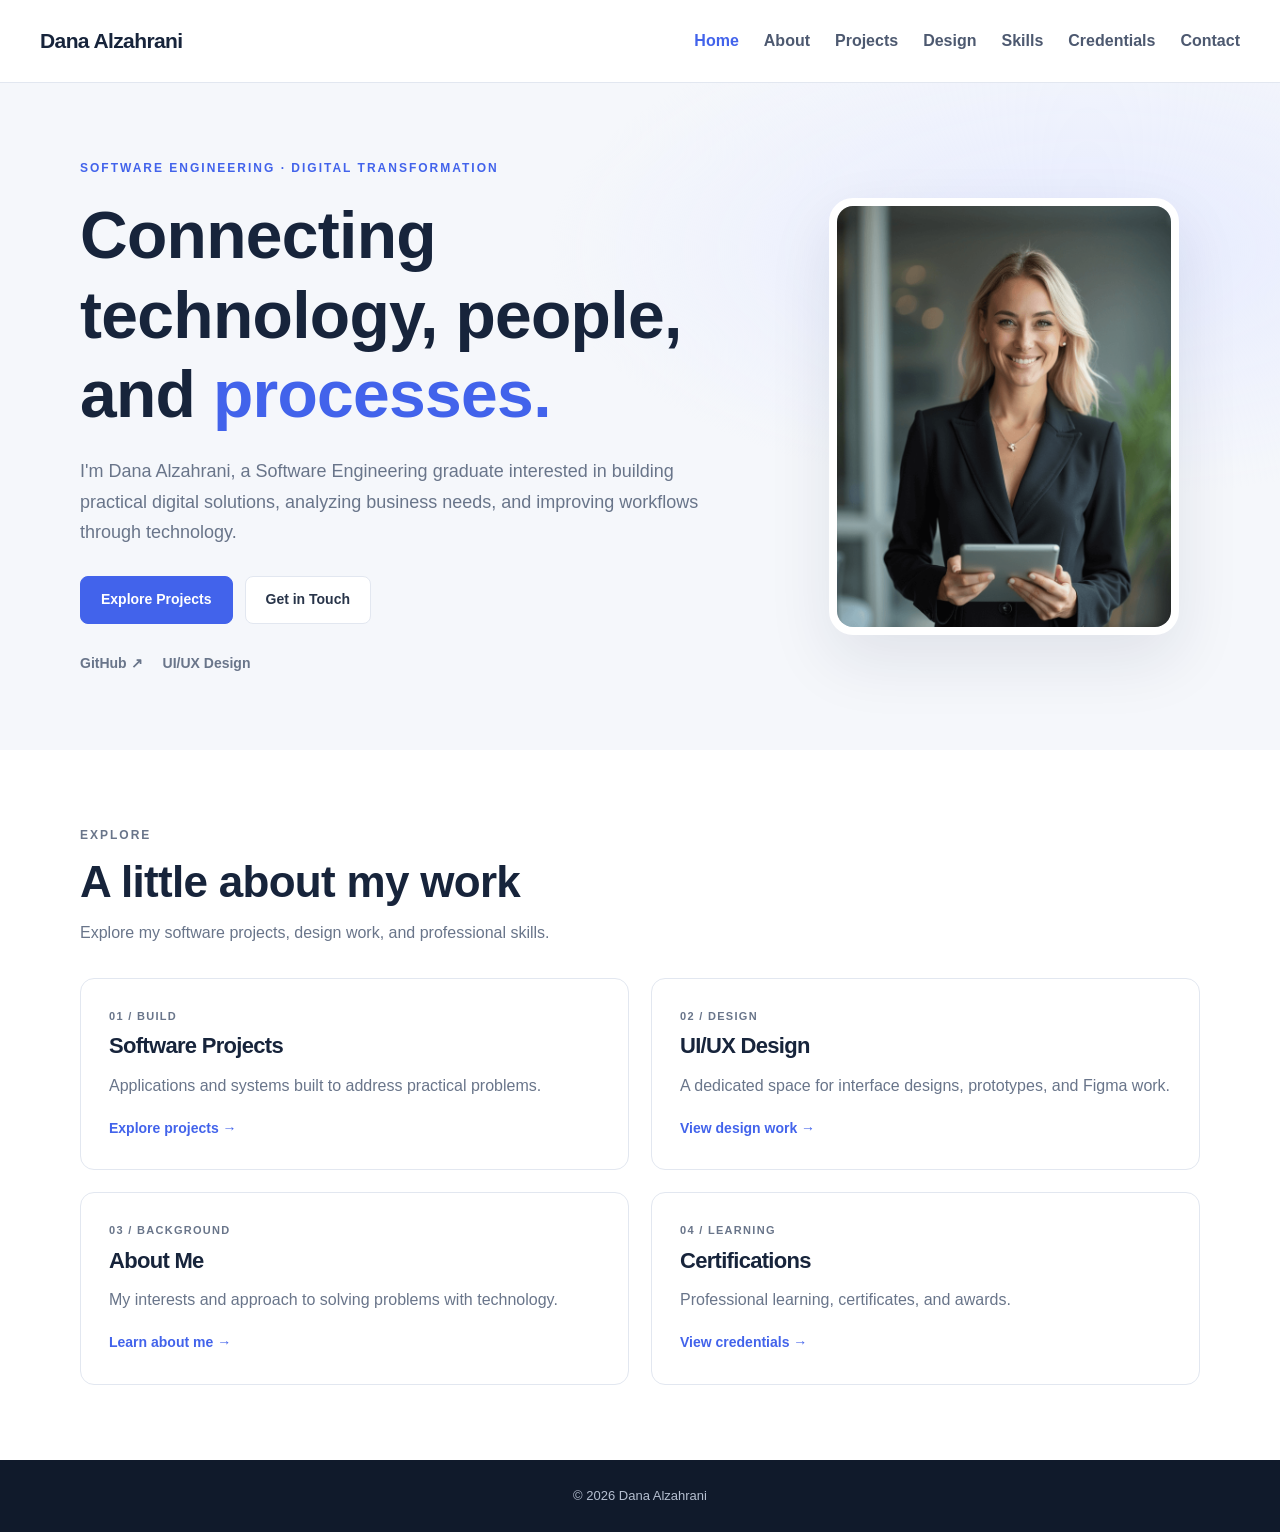
<file: index.html>
<!DOCTYPE html>
<html lang="en">
<head>
    <meta charset="UTF-8">
    <meta name="viewport" content="width=device-width, initial-scale=1.0">
    <meta name="description" content="Dana Alzahrani's software engineering and digital transformation portfolio.">
    <title>Dana Alzahrani | Portfolio</title>
    <link rel="stylesheet" href="style.css">
</head>
<body>
<header class="site-header"><div class="nav-inner">
    <a class="logo" href="index.html">Dana Alzahrani</a>
    <button class="menu-toggle" id="menu-toggle" aria-label="Open navigation menu" aria-expanded="false" aria-controls="nav-links">☰</button>
    <nav class="nav-links" id="nav-links" aria-label="Main navigation">
        <a href="index.html" aria-current="page">Home</a><a href="about.html">About</a><a href="projects.html">Projects</a><a href="design.html">Design</a><a href="skills.html">Skills</a><a href="certifications.html">Credentials</a><a href="contact.html">Contact</a>
    </nav>
</div></header>

<main>
<section class="hero">
    <div class="container hero-inner">
        <div>
            <p class="eyebrow">Software Engineering · Digital Transformation</p>
            <h1>Connecting technology, people, and <span>processes.</span></h1>
            <p class="hero-description">I'm Dana Alzahrani, a Software Engineering graduate interested in building practical digital solutions, analyzing business needs, and improving workflows through technology.</p>
            <div class="button-row">
                <a class="button button-primary" href="projects.html">Explore Projects</a>
                <a class="button" href="contact.html">Get in Touch</a>
            </div>
            <div class="social-links">
                <a href="https://github.com/danaalz" target="_blank" rel="noopener noreferrer">GitHub ↗</a>
                <a href="design.html">UI/UX Design</a>
                <!-- Add your real LinkedIn URL when ready. -->
            </div>
        </div>
        <div class="hero-photo">
            <div class="photo-frame"><img src="images/myPhoto.png" alt="Temporary portfolio portrait"></div>
        </div>
    </div>
</section>

<section class="content-section">
    <div class="container">
        <div class="section-heading">
            <p class="eyebrow">Explore</p>
            <h2>A little about my work</h2>
            <p>Explore my software projects, design work, and professional skills.</p>
        </div>
        <div class="card-grid">
            <a class="card" href="projects.html"><p class="card-label">01 / Build</p><h3>Software Projects</h3><p>Applications and systems built to address practical problems.</p><span class="card-link">Explore projects →</span></a>
            <a class="card" href="design.html"><p class="card-label">02 / Design</p><h3>UI/UX Design</h3><p>A dedicated space for interface designs, prototypes, and Figma work.</p><span class="card-link">View design work →</span></a>
            <a class="card" href="about.html"><p class="card-label">03 / Background</p><h3>About Me</h3><p>My interests and approach to solving problems with technology.</p><span class="card-link">Learn about me →</span></a>
            <a class="card" href="certifications.html"><p class="card-label">04 / Learning</p><h3>Certifications</h3><p>Professional learning, certificates, and awards.</p><span class="card-link">View credentials →</span></a>
        </div>
    </div>
</section>
</main>

<footer class="site-footer"><p>© <span id="current-year"></span> Dana Alzahrani</p></footer>
<script src="script.js"></script>
</body>
</html>
</file>
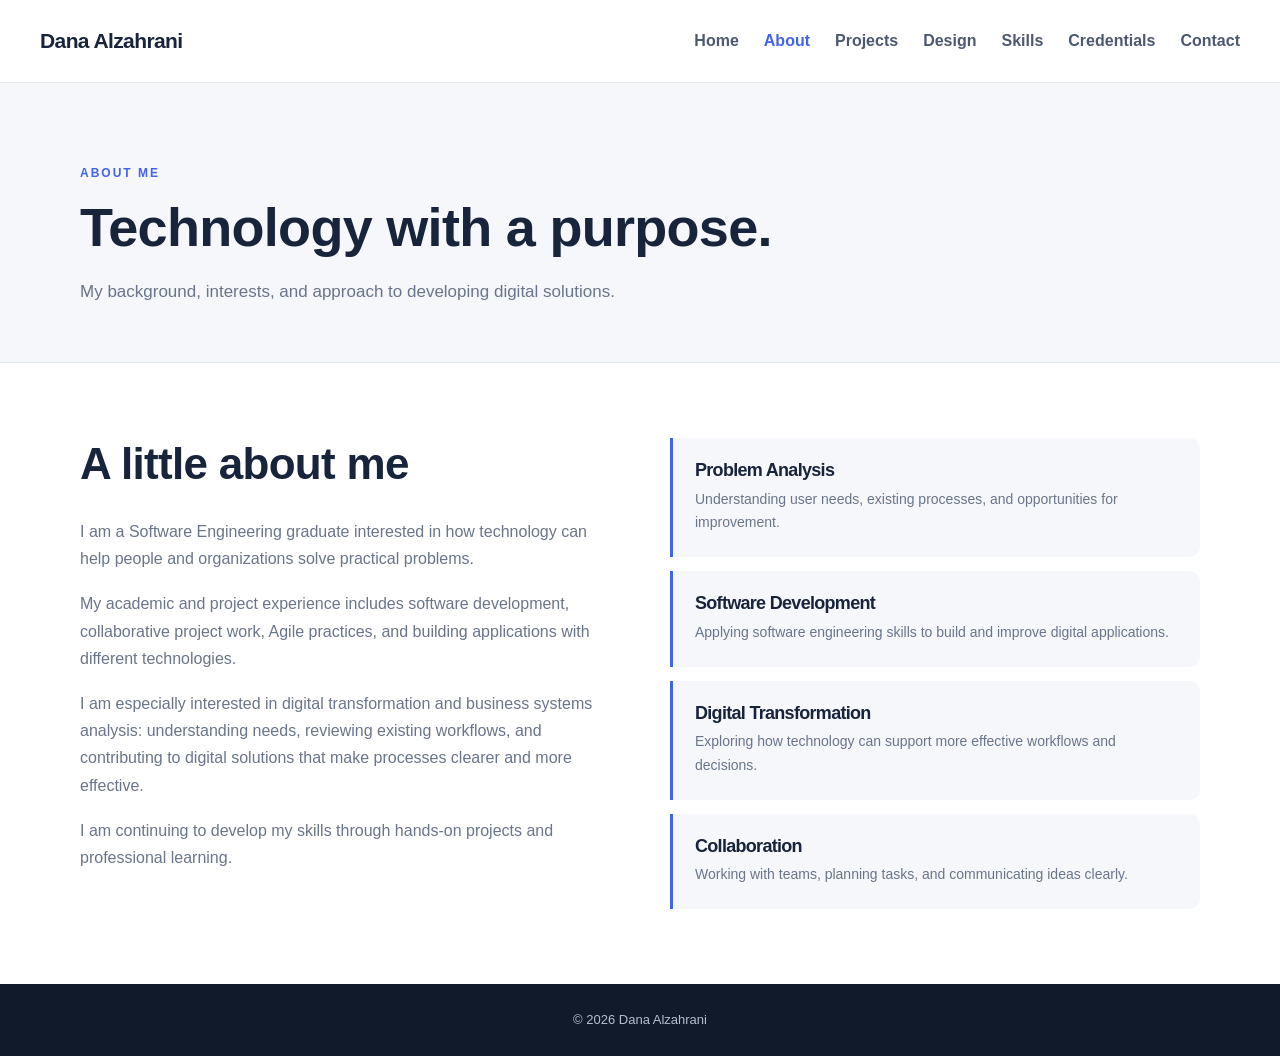
<file: about.html>
<!DOCTYPE html>
<html lang="en">
<head>
<meta charset="UTF-8"><meta name="viewport" content="width=device-width, initial-scale=1.0">
<title>About | Dana Alzahrani</title><link rel="stylesheet" href="style.css">
</head>
<body>
<header class="site-header"><div class="nav-inner">
<a class="logo" href="index.html">Dana Alzahrani</a><button class="menu-toggle" id="menu-toggle" aria-label="Open navigation menu" aria-expanded="false" aria-controls="nav-links">☰</button>
<nav class="nav-links" id="nav-links" aria-label="Main navigation"><a href="index.html">Home</a><a href="about.html" aria-current="page">About</a><a href="projects.html">Projects</a><a href="design.html">Design</a><a href="skills.html">Skills</a><a href="certifications.html">Credentials</a><a href="contact.html">Contact</a></nav>
</div></header>
<main>
<section class="page-intro"><div class="container"><p class="eyebrow">About Me</p><h1>Technology with a purpose.</h1><p>My background, interests, and approach to developing digital solutions.</p></div></section>
<section class="content-section"><div class="container two-column">
<div class="prose"><h2>A little about me</h2><br>
<p>I am a Software Engineering graduate interested in how technology can help people and organizations solve practical problems.</p>
<p>My academic and project experience includes software development, collaborative project work, Agile practices, and building applications with different technologies.</p>
<p>I am especially interested in digital transformation and business systems analysis: understanding needs, reviewing existing workflows, and contributing to digital solutions that make processes clearer and more effective.</p>
<p>I am continuing to develop my skills through hands-on projects and professional learning.</p></div>
<div class="focus-list">
<div class="focus-item"><h3>Problem Analysis</h3><p>Understanding user needs, existing processes, and opportunities for improvement.</p></div>
<div class="focus-item"><h3>Software Development</h3><p>Applying software engineering skills to build and improve digital applications.</p></div>
<div class="focus-item"><h3>Digital Transformation</h3><p>Exploring how technology can support more effective workflows and decisions.</p></div>
<div class="focus-item"><h3>Collaboration</h3><p>Working with teams, planning tasks, and communicating ideas clearly.</p></div>
</div>
</div></section>
</main>
<footer class="site-footer"><p>© <span id="current-year"></span> Dana Alzahrani</p></footer><script src="script.js"></script>
</body></html>
</file>
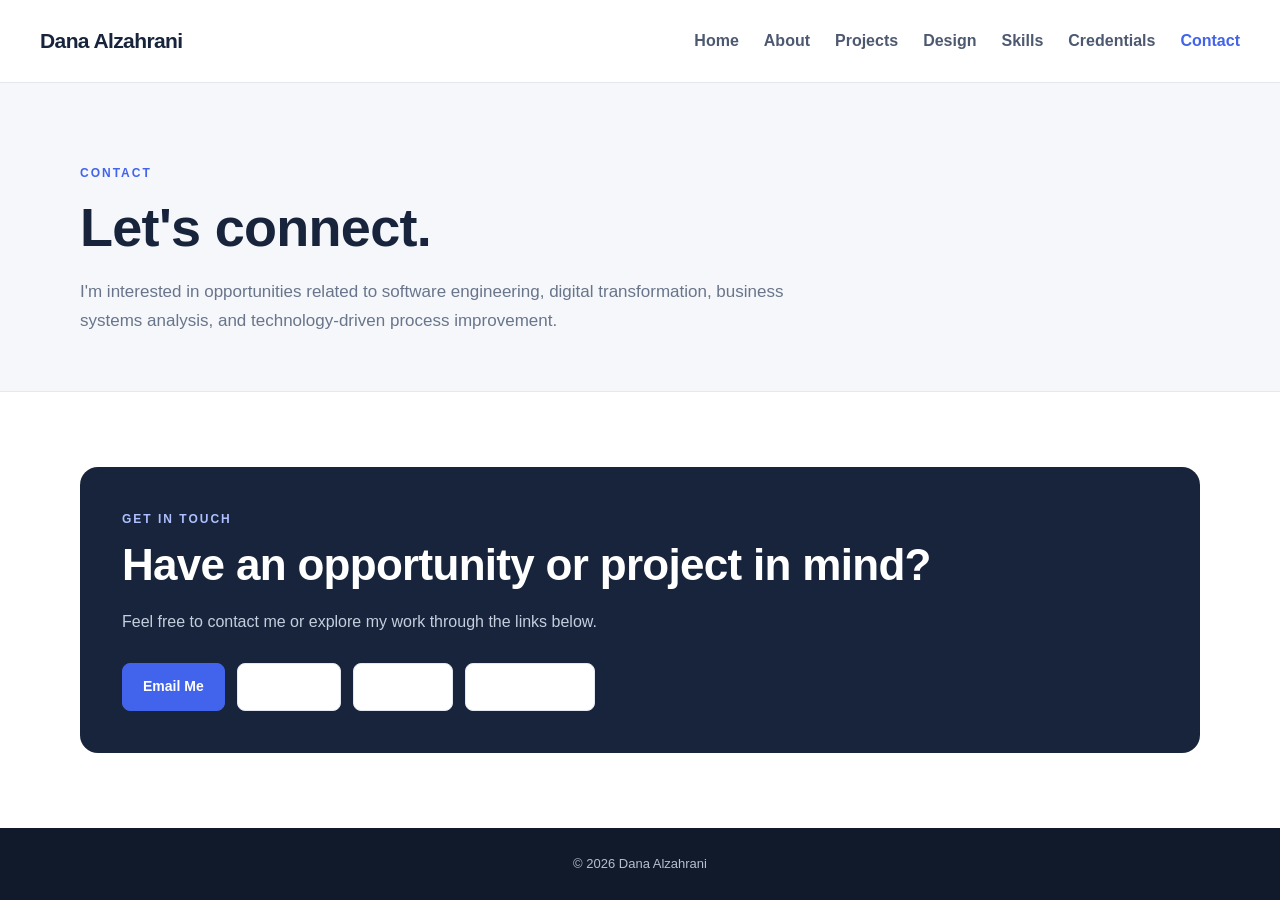
<file: contact.html>
<!DOCTYPE html>
<html lang="en">
<head>
<meta charset="UTF-8"><meta name="viewport" content="width=device-width, initial-scale=1.0">
<title>Contact | Dana Alzahrani</title><link rel="stylesheet" href="style.css">
</head>
<body>
<header class="site-header"><div class="nav-inner">
<a class="logo" href="index.html">Dana Alzahrani</a><button class="menu-toggle" id="menu-toggle" aria-label="Open navigation menu" aria-expanded="false" aria-controls="nav-links">☰</button>
<nav class="nav-links" id="nav-links" aria-label="Main navigation"><a href="index.html">Home</a><a href="about.html">About</a><a href="projects.html">Projects</a><a href="design.html">Design</a><a href="skills.html">Skills</a><a href="certifications.html">Credentials</a><a href="contact.html" aria-current="page">Contact</a></nav>
</div></header>
<main>
<section class="page-intro"><div class="container"><p class="eyebrow">Contact</p><h1>Let's connect.</h1><p>I'm interested in opportunities related to software engineering, digital transformation, business systems analysis, and technology-driven process improvement.</p></div></section>
<section class="content-section"><div class="container"><div class="contact-panel">
<p class="eyebrow">Get in touch</p><h2>Have an opportunity or project in mind?</h2><p>Feel free to contact me or explore my work through the links below.</p>
<div class="button-row">
<!-- Replace the email address below with your real email. -->
<a class="button button-primary" href="mailto:your.email@example.com">Email Me</a>
<a class="button" href="https://github.com/danaalz" target="_blank" rel="noopener noreferrer">GitHub ↗</a>
<!-- Replace # with your actual LinkedIn URL. -->
<a class="button" href="#">LinkedIn</a>
<a class="button" href="design.html">UI/UX Design</a>
</div>
</div></div></section>
</main>
<footer class="site-footer"><p>© <span id="current-year"></span> Dana Alzahrani</p></footer><script src="script.js"></script>
</body></html>
</file>
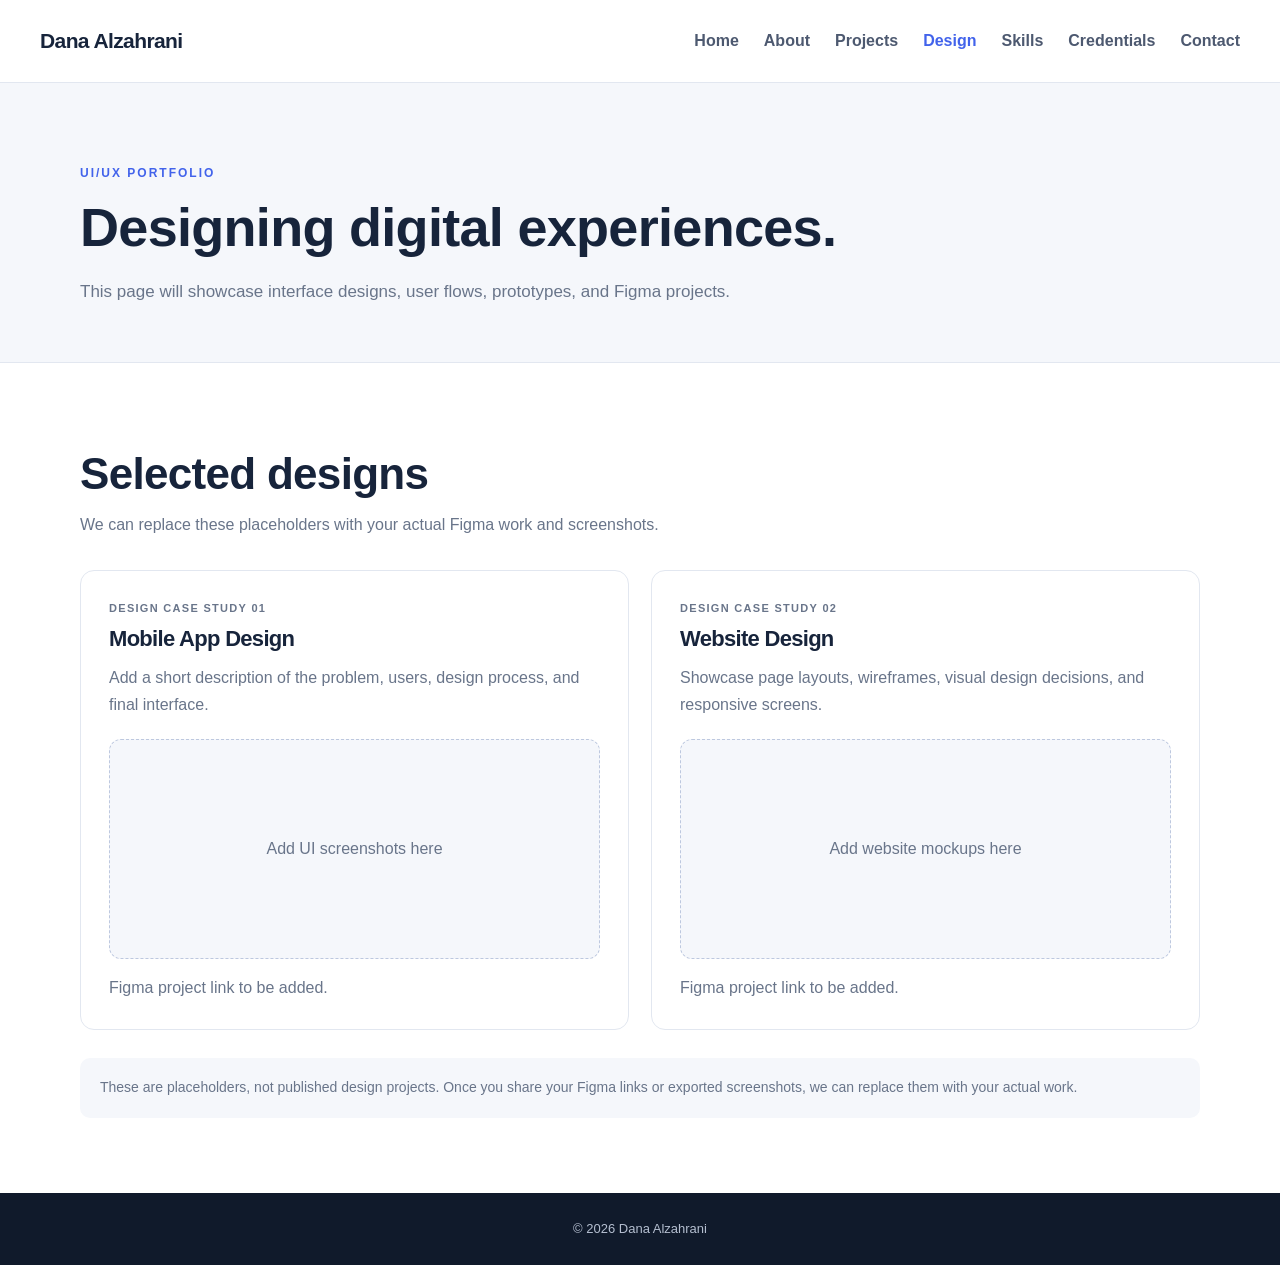
<file: design.html>
<!DOCTYPE html>
<html lang="en">
<head>
<meta charset="UTF-8"><meta name="viewport" content="width=device-width, initial-scale=1.0">
<title>UI/UX Design | Dana Alzahrani</title><link rel="stylesheet" href="style.css">
</head>
<body>
<header class="site-header"><div class="nav-inner">
<a class="logo" href="index.html">Dana Alzahrani</a><button class="menu-toggle" id="menu-toggle" aria-label="Open navigation menu" aria-expanded="false" aria-controls="nav-links">☰</button>
<nav class="nav-links" id="nav-links" aria-label="Main navigation"><a href="index.html">Home</a><a href="about.html">About</a><a href="projects.html">Projects</a><a href="design.html" aria-current="page">Design</a><a href="skills.html">Skills</a><a href="certifications.html">Credentials</a><a href="contact.html">Contact</a></nav>
</div></header>
<main>
<section class="page-intro"><div class="container"><p class="eyebrow">UI/UX Portfolio</p><h1>Designing digital experiences.</h1><p>This page will showcase interface designs, user flows, prototypes, and Figma projects.</p></div></section>
<section class="content-section"><div class="container">
<div class="section-heading"><h2>Selected designs</h2><p>We can replace these placeholders with your actual Figma work and screenshots.</p></div>
<div class="card-grid">
<div class="card"><p class="card-label">Design case study 01</p><h3>Mobile App Design</h3><p>Add a short description of the problem, users, design process, and final interface.</p><div class="placeholder-panel" style="margin-top:20px">Add UI screenshots here</div><p class="muted" style="margin-top:15px">Figma project link to be added.</p></div>
<div class="card"><p class="card-label">Design case study 02</p><h3>Website Design</h3><p>Showcase page layouts, wireframes, visual design decisions, and responsive screens.</p><div class="placeholder-panel" style="margin-top:20px">Add website mockups here</div><p class="muted" style="margin-top:15px">Figma project link to be added.</p></div>
</div>
<div class="status-note">These are placeholders, not published design projects. Once you share your Figma links or exported screenshots, we can replace them with your actual work.</div>
</div></section>
</main>
<footer class="site-footer"><p>© <span id="current-year"></span> Dana Alzahrani</p></footer><script src="script.js"></script>
</body></html>
</file>
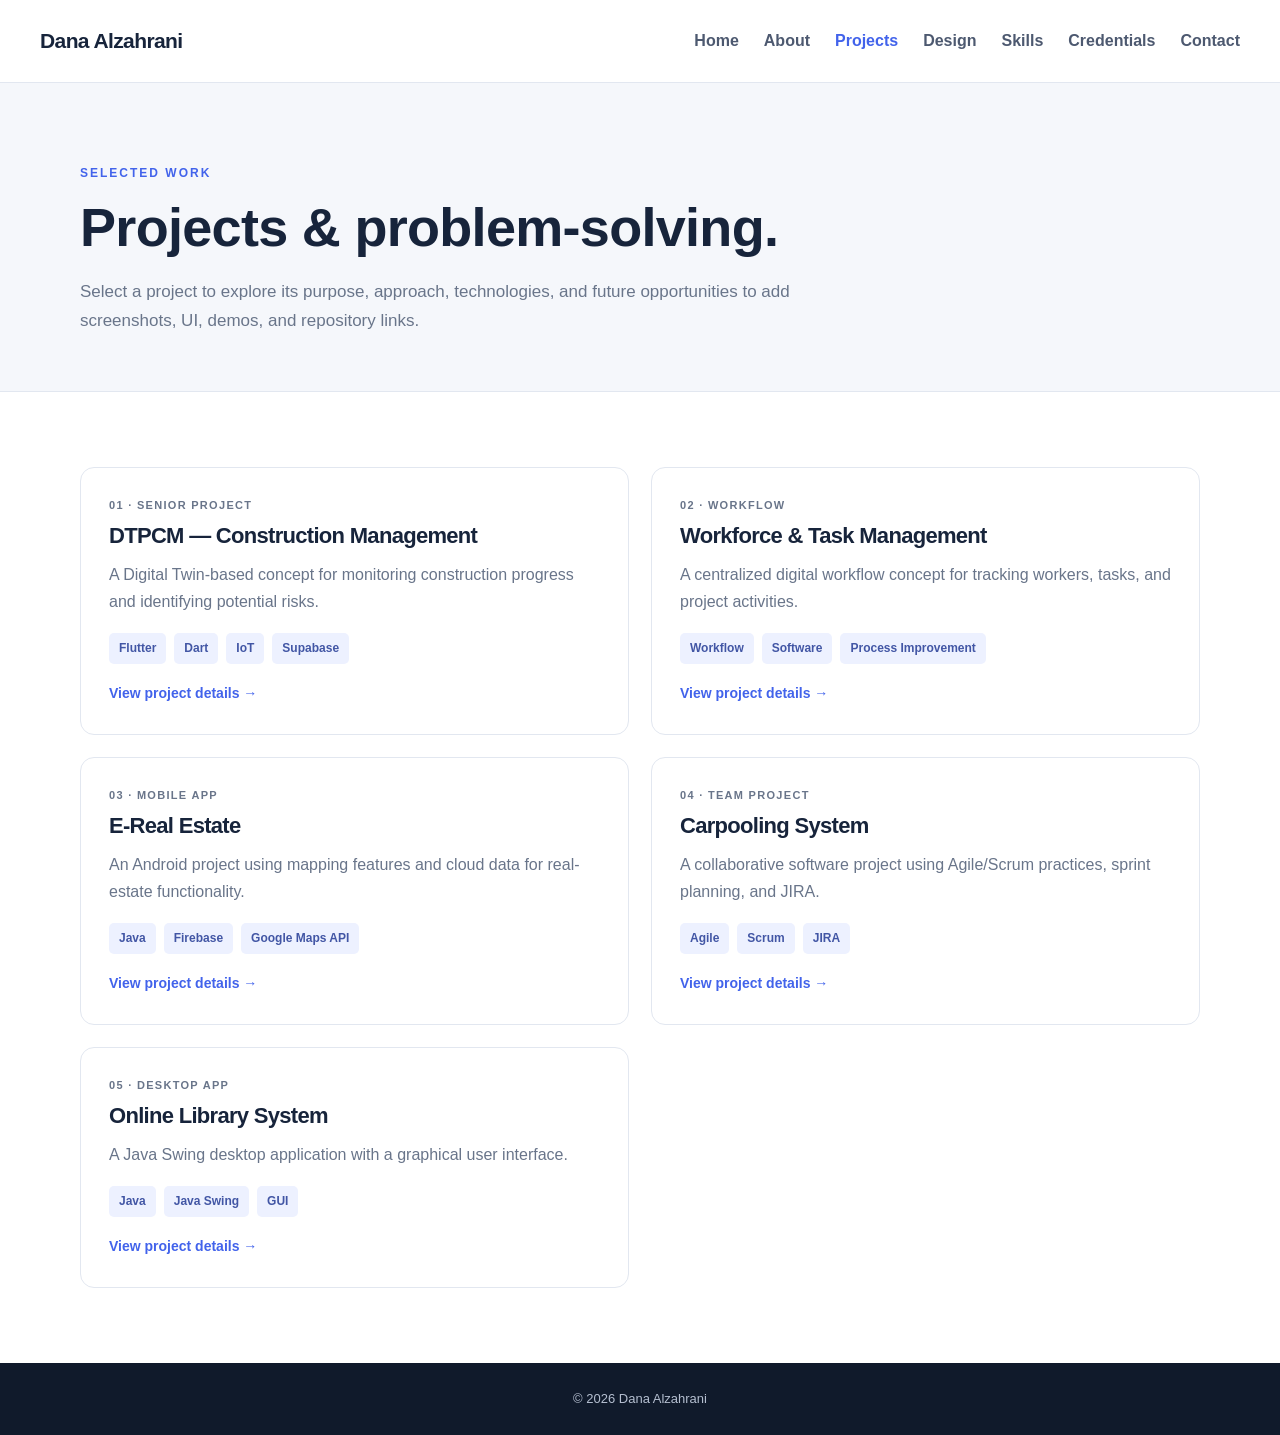
<file: projects.html>
<!DOCTYPE html>
<html lang="en">
<head>
<meta charset="UTF-8"><meta name="viewport" content="width=device-width, initial-scale=1.0">
<title>Projects | Dana Alzahrani</title><link rel="stylesheet" href="style.css">
</head>
<body>
<header class="site-header"><div class="nav-inner">
<a class="logo" href="index.html">Dana Alzahrani</a><button class="menu-toggle" id="menu-toggle" aria-label="Open navigation menu" aria-expanded="false" aria-controls="nav-links">☰</button>
<nav class="nav-links" id="nav-links" aria-label="Main navigation"><a href="index.html">Home</a><a href="about.html">About</a><a href="projects.html" aria-current="page">Projects</a><a href="design.html">Design</a><a href="skills.html">Skills</a><a href="certifications.html">Credentials</a><a href="contact.html">Contact</a></nav>
</div></header>
<main>
<section class="page-intro"><div class="container"><p class="eyebrow">Selected Work</p><h1>Projects & problem-solving.</h1><p>Select a project to explore its purpose, approach, technologies, and future opportunities to add screenshots, UI, demos, and repository links.</p></div></section>
<section class="content-section"><div class="container card-grid">
<a class="card" href="project-dtpcm.html"><p class="card-label">01 · Senior project</p><h3>DTPCM — Construction Management</h3><p>A Digital Twin-based concept for monitoring construction progress and identifying potential risks.</p><div class="tags"><span>Flutter</span><span>Dart</span><span>IoT</span><span>Supabase</span></div><span class="card-link">View project details →</span></a>
<a class="card" href="project-workforce.html"><p class="card-label">02 · Workflow</p><h3>Workforce & Task Management</h3><p>A centralized digital workflow concept for tracking workers, tasks, and project activities.</p><div class="tags"><span>Workflow</span><span>Software</span><span>Process Improvement</span></div><span class="card-link">View project details →</span></a>
<a class="card" href="project-real-estate.html"><p class="card-label">03 · Mobile app</p><h3>E-Real Estate</h3><p>An Android project using mapping features and cloud data for real-estate functionality.</p><div class="tags"><span>Java</span><span>Firebase</span><span>Google Maps API</span></div><span class="card-link">View project details →</span></a>
<a class="card" href="project-carpooling.html"><p class="card-label">04 · Team project</p><h3>Carpooling System</h3><p>A collaborative software project using Agile/Scrum practices, sprint planning, and JIRA.</p><div class="tags"><span>Agile</span><span>Scrum</span><span>JIRA</span></div><span class="card-link">View project details →</span></a>
<a class="card" href="project-library.html"><p class="card-label">05 · Desktop app</p><h3>Online Library System</h3><p>A Java Swing desktop application with a graphical user interface.</p><div class="tags"><span>Java</span><span>Java Swing</span><span>GUI</span></div><span class="card-link">View project details →</span></a>
</div></section>
</main>
<footer class="site-footer"><p>© <span id="current-year"></span> Dana Alzahrani</p></footer><script src="script.js"></script>
</body></html>
</file>
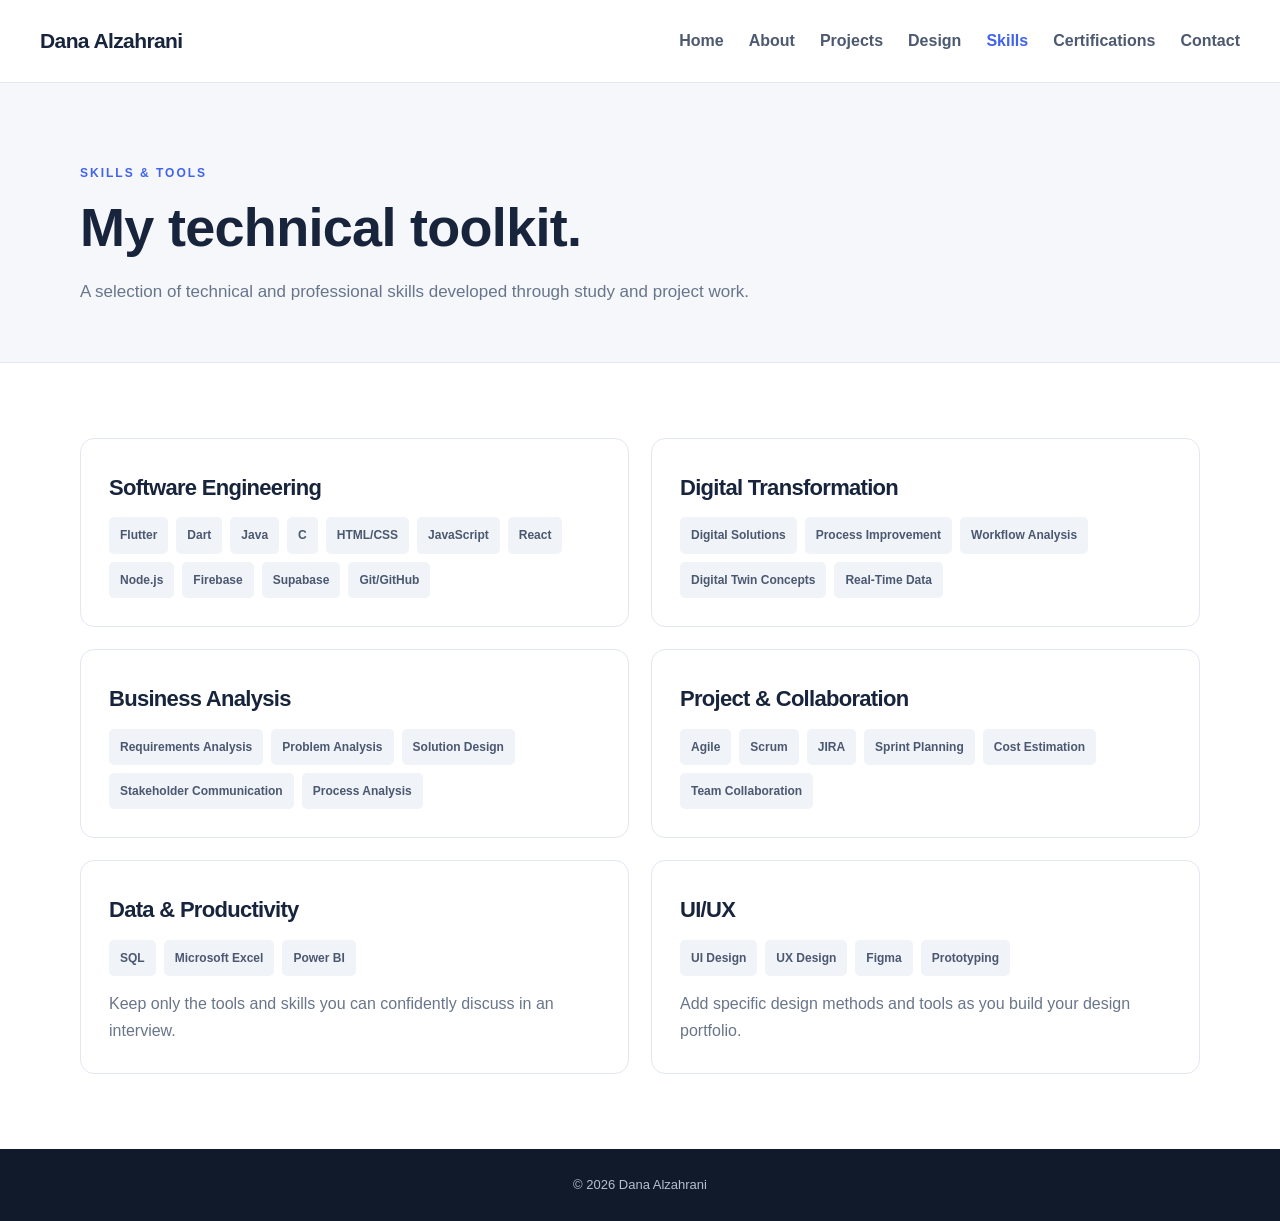
<file: skills.html>
<!DOCTYPE html>
<html lang="en">
<head>
<meta charset="UTF-8"><meta name="viewport" content="width=device-width, initial-scale=1.0">
<title>Skills | Dana Alzahrani</title><link rel="stylesheet" href="style.css">
</head>
<body>
<header class="site-header"><div class="nav-inner">
<a class="logo" href="index.html">Dana Alzahrani</a><button class="menu-toggle" id="menu-toggle" aria-label="Open navigation menu" aria-expanded="false" aria-controls="nav-links">☰</button>
<nav class="nav-links" id="nav-links" aria-label="Main navigation"><a href="index.html">Home</a><a href="about.html">About</a><a href="projects.html">Projects</a><a href="design.html">Design</a><a href="skills.html" aria-current="page">Skills</a><a href="certifications.html">Certifications</a><a href="contact.html">Contact</a></nav>
</div></header>
<main>
<section class="page-intro"><div class="container"><p class="eyebrow">Skills & Tools</p><h1>My technical toolkit.</h1><p>A selection of technical and professional skills developed through study and project work.</p></div></section>
<section class="content-section"><div class="container card-grid">
<div class="card skill-group"><h3>Software Engineering</h3><div class="tags"><span>Flutter</span><span>Dart</span><span>Java</span><span>C</span><span>HTML/CSS</span><span>JavaScript</span><span>React</span><span>Node.js</span><span>Firebase</span><span>Supabase</span><span>Git/GitHub</span></div></div>
<div class="card skill-group"><h3>Digital Transformation</h3><div class="tags"><span>Digital Solutions</span><span>Process Improvement</span><span>Workflow Analysis</span><span>Digital Twin Concepts</span><span>Real-Time Data</span></div></div>
<div class="card skill-group"><h3>Business Analysis</h3><div class="tags"><span>Requirements Analysis</span><span>Problem Analysis</span><span>Solution Design</span><span>Stakeholder Communication</span><span>Process Analysis</span></div></div>
<div class="card skill-group"><h3>Project & Collaboration</h3><div class="tags"><span>Agile</span><span>Scrum</span><span>JIRA</span><span>Sprint Planning</span><span>Cost Estimation</span><span>Team Collaboration</span></div></div>
<div class="card skill-group"><h3>Data & Productivity</h3><div class="tags"><span>SQL</span><span>Microsoft Excel</span><span>Power BI</span></div><p style="margin-top:14px">Keep only the tools and skills you can confidently discuss in an interview.</p></div>
<div class="card skill-group"><h3>UI/UX</h3><div class="tags"><span>UI Design</span><span>UX Design</span><span>Figma</span><span>Prototyping</span></div><p style="margin-top:14px">Add specific design methods and tools as you build your design portfolio.</p></div>
</div></section>
</main>
<footer class="site-footer"><p>© <span id="current-year"></span> Dana Alzahrani</p></footer><script src="script.js"></script>
</body></html>
</file>
<file: style.css>
/* ===== Base ===== */
:root {
    --navy: #17243b;
    --blue: #4263eb;
    --blue-light: #edf1ff;
    --text: #283449;
    --muted: #69758a;
    --border: #e2e7f0;
    --surface: #f5f7fb;
    --white: #ffffff;
}

* {
    box-sizing: border-box;
    margin: 0;
    padding: 0;
}

html {
    scroll-behavior: smooth;
}

body {
    font-family: Arial, Helvetica, sans-serif;
    color: var(--text);
    background: var(--white);
    line-height: 1.7;
}

a {
    color: inherit;
    text-decoration: none;
}

img {
    display: block;
    max-width: 100%;
}

button,
a {
    -webkit-tap-highlight-color: transparent;
}

.container {
    width: min(1120px, calc(100% - 48px));
    margin-inline: auto;
}

main {
    min-height: 70vh;
}

section {
    scroll-margin-top: 100px;
}

/* ===== Navigation ===== */
.site-header {
    position: sticky;
    top: 0;
    z-index: 100;
    background: rgba(255, 255, 255, 0.96);
    border-bottom: 1px solid var(--border);
    backdrop-filter: blur(12px);
}

.nav-inner {
    width: min(1200px, calc(100% - 48px));
    min-height: 82px;
    margin: auto;
    display: flex;
    align-items: center;
    justify-content: space-between;
    gap: 30px;
}

.logo {
    font-size: 21px;
    font-weight: 800;
    letter-spacing: -0.6px;
    color: var(--navy);
    white-space: nowrap;
}

.nav-links {
    display: flex;
    align-items: center;
    gap: 25px;
}

.nav-links a {
    font-size: 16px;
    font-weight: 600;
    color: #4d5970;
    transition: color 0.2s ease;
}

.nav-links a:hover,
.nav-links a[aria-current="page"] {
    color: var(--blue);
}

.menu-toggle {
    display: none;
    border: 1px solid var(--border);
    border-radius: 8px;
    background: var(--white);
    padding: 8px 12px;
    font-size: 23px;
    cursor: pointer;
}

/* ===== Shared typography and buttons ===== */
.eyebrow {
    color: var(--blue);
    font-size: 12px;
    font-weight: 800;
    letter-spacing: 2px;
    text-transform: uppercase;
}

h1,
h2,
h3 {
    color: var(--navy);
    line-height: 1.2;
    letter-spacing: -0.7px;
}

h1 {
    font-size: clamp(40px, 6vw, 66px);
}

h2 {
    font-size: clamp(30px, 4vw, 44px);
}

h3 {
    font-size: 22px;
}

.muted {
    color: var(--muted);
}

.page-intro {
    padding: 80px 0 55px;
    background: var(--surface);
    border-bottom: 1px solid var(--border);
}

.page-intro h1 {
    margin: 12px 0 18px;
    font-size: clamp(36px, 5vw, 54px);
}

.page-intro p:last-child {
    max-width: 720px;
    color: var(--muted);
    font-size: 17px;
}

.content-section {
    padding: 75px 0;
}

.section-heading {
    margin-bottom: 32px;
}

.section-heading h2 {
    margin: 10px 0;
}

.section-heading p {
    color: var(--muted);
}

.button-row {
    display: flex;
    flex-wrap: wrap;
    gap: 12px;
    margin-top: 28px;
}

.button {
    display: inline-flex;
    align-items: center;
    justify-content: center;
    min-height: 46px;
    padding: 11px 20px;
    border: 1px solid var(--border);
    border-radius: 8px;
    background: var(--white);
    font-weight: 700;
    font-size: 14px;
    transition: transform 0.2s, background 0.2s;
}

.button:hover {
    transform: translateY(-2px);
}

.button-primary {
    color: var(--white);
    background: var(--blue);
    border-color: var(--blue);
}

.button-primary:hover {
    background: #304fce;
}

.button-light {
    background: var(--blue-light);
    border-color: transparent;
    color: var(--blue);
}

/* ===== Home hero ===== */
.hero {
    background:
        radial-gradient(ellipse at 85% 25%, #e6ebff 0, transparent 35%),
        var(--surface);
}

.hero-inner {
    min-height: 620px;
    padding-block: 75px;
    display: grid;
    grid-template-columns: 1.25fr 0.75fr;
    align-items: center;
    gap: 75px;
}

.hero h1 {
    max-width: 720px;
    margin: 18px 0 22px;
}

.hero h1 span {
    color: var(--blue);
}

.hero-description {
    max-width: 660px;
    color: var(--muted);
    font-size: 18px;
}

.social-links {
    display: flex;
    flex-wrap: wrap;
    gap: 20px;
    margin-top: 28px;
    color: var(--muted);
    font-size: 14px;
    font-weight: 700;
}

.social-links a:hover {
    color: var(--blue);
}

.photo-frame {
    width: min(350px, 100%);
    aspect-ratio: 4 / 5;
    margin-inline: auto;
    overflow: hidden;
    border: 8px solid var(--white);
    border-radius: 24px;
    background: #e6ebf5;
    box-shadow: 0 25px 65px #17243b18;
}

.photo-frame img {
    width: 100%;
    height: 100%;
    object-fit: cover;
}

/* ===== Cards and grids ===== */
.card-grid {
    display: grid;
    grid-template-columns: repeat(2, minmax(0, 1fr));
    gap: 22px;
}

.card {
    min-width: 0;
    padding: 28px;
    border: 1px solid var(--border);
    border-radius: 14px;
    background: var(--white);
    transition: transform 0.22s, box-shadow 0.22s, border-color 0.22s;
}

.card:hover {
    transform: translateY(-4px);
    border-color: #c8d2fa;
    box-shadow: 0 16px 40px #17243b0d;
}

.card p {
    color: var(--muted);
}

.card h3 {
    margin: 8px 0 12px;
}

.card-label {
    color: var(--blue);
    font-size: 11px;
    font-weight: 800;
    letter-spacing: 1.3px;
    text-transform: uppercase;
}

.card-number {
    margin-bottom: 20px;
    color: var(--blue);
    font-size: 13px;
    font-weight: 800;
}

.card-link {
    display: inline-block;
    margin-top: 18px;
    color: var(--blue);
    font-size: 14px;
    font-weight: 800;
}

.tags {
    display: flex;
    flex-wrap: wrap;
    gap: 8px;
    margin-top: 18px;
}

.tags span {
    padding: 5px 10px;
    border-radius: 5px;
    background: var(--blue-light);
    color: #4256a5;
    font-size: 12px;
    font-weight: 600;
}

.card-grid .card-link {
    text-decoration: none;
}

.card-grid a.card {
    display: block;
}

.card-grid a.card:focus-visible,
.button:focus-visible,
.nav-links a:focus-visible {
    outline: 3px solid #92a7ff;
    outline-offset: 4px;
}

/* ===== About ===== */
.two-column {
    display: grid;
    grid-template-columns: 1fr 1fr;
    align-items: start;
    gap: 60px;
}

.prose p {
    margin-bottom: 18px;
    color: var(--muted);
}

.focus-list {
    display: grid;
    gap: 14px;
}

.focus-item {
    padding: 22px;
    border-left: 3px solid var(--blue);
    border-radius: 0 10px 10px 0;
    background: var(--surface);
}

.focus-item h3 {
    margin-bottom: 6px;
    font-size: 18px;
}

.focus-item p {
    color: var(--muted);
    font-size: 14px;
}

/* ===== Skills ===== */
.skill-group h3 {
    margin-bottom: 16px;
}

.skill-group .tags {
    margin-top: 0;
}

.skill-group .tags span {
    background: #f0f3f8;
    color: #4b5870;
    padding: 8px 11px;
}

/* ===== Certifications ===== */
.status-note {
    margin-top: 28px;
    padding: 18px 20px;
    border-radius: 10px;
    background: var(--surface);
    color: var(--muted);
    font-size: 14px;
}

/* ===== Project detail pages ===== */
.project-hero {
    padding: 65px 0;
    background: var(--surface);
    border-bottom: 1px solid var(--border);
}

.project-hero h1 {
    margin: 12px 0 18px;
    font-size: clamp(36px, 5vw, 54px);
}

.project-hero p {
    max-width: 800px;
    color: var(--muted);
    font-size: 17px;
}

.project-details {
    display: grid;
    grid-template-columns: minmax(0, 1fr) 280px;
    gap: 45px;
}

.detail-block {
    margin-bottom: 35px;
}

.detail-block h2 {
    margin-bottom: 14px;
    font-size: 27px;
}

.detail-block p,
.detail-block li {
    color: var(--muted);
}

.detail-block ul {
    padding-left: 22px;
}

.project-sidebar {
    align-self: start;
    padding: 24px;
    border: 1px solid var(--border);
    border-radius: 12px;
    background: var(--surface);
}

.project-sidebar h3 {
    margin-bottom: 14px;
}

.project-sidebar p {
    margin-bottom: 13px;
    color: var(--muted);
    font-size: 14px;
}

.placeholder-panel {
    display: grid;
    place-items: center;
    min-height: 220px;
    padding: 28px;
    border: 1px dashed #bdc8df;
    border-radius: 12px;
    background: var(--surface);
    color: var(--muted);
    text-align: center;
}

/* ===== Contact ===== */
.contact-panel {
    padding: 42px;
    border-radius: 18px;
    background: var(--navy);
    color: var(--white);
}

.contact-panel h2 {
    margin: 10px 0 16px;
    color: var(--white);
}

.contact-panel p {
    max-width: 700px;
    color: #c4cede;
}

.contact-panel .eyebrow {
    color: #aebfff;
}

/* ===== Footer ===== */
.site-footer {
    padding: 25px 24px;
    background: #101a2b;
    color: #b5bfd0;
    text-align: center;
    font-size: 13px;
}

/* ===== Responsive ===== */
@media (max-width: 1000px) {
    .nav-inner {
        gap: 18px;
    }

    .nav-links {
        gap: 15px;
    }

    .nav-links a {
        font-size: 14px;
    }

    .hero-inner {
        gap: 40px;
    }
}

@media (max-width: 820px) {
    .nav-inner {
        min-height: 72px;
    }

    .menu-toggle {
        display: block;
    }

    .nav-links {
        position: absolute;
        top: 71px;
        left: 0;
        right: 0;
        display: none;
        padding: 12px 24px 20px;
        background: var(--white);
        border-bottom: 1px solid var(--border);
    }

    .nav-links.open {
        display: grid;
        gap: 0;
    }

    .nav-links a {
        padding: 11px 0;
        font-size: 16px;
    }

    .hero-inner,
    .two-column,
    .project-details {
        grid-template-columns: 1fr;
    }

    .hero-inner {
        min-height: auto;
        padding-block: 55px;
        gap: 38px;
    }

    .hero-photo {
        grid-row: 1;
    }

    .photo-frame {
        width: 250px;
    }

    .card-grid {
        grid-template-columns: 1fr;
    }

    .content-section {
        padding: 55px 0;
    }

    .page-intro {
        padding: 55px 0 40px;
    }

    .project-sidebar {
        order: -1;
    }
}

@media (max-width: 480px) {
    .container,
    .nav-inner {
        width: calc(100% - 32px);
    }

    .logo {
        font-size: 18px;
    }

    .hero h1 {
        font-size: 42px;
    }

    .hero-description {
        font-size: 16px;
    }

    .card {
        padding: 23px;
    }

    .contact-panel {
        padding: 27px;
    }

    
/* DTPCM project demo */
.demo-card {
    margin-bottom: 2rem;
}

.demo-placeholder {
    min-height: 260px;
    margin-top: 1.5rem;
    padding: 2rem;
    display: flex;
    flex-direction: column;
    align-items: center;
    justify-content: center;
    text-align: center;
    border: 1px dashed var(--border-color, #b8c2d1);
    border-radius: 12px;
    background: var(--surface-color, #f5f7fa);
}

.demo-play-icon {
    font-size: 2.5rem;
    margin-bottom: 0.75rem;
}

.demo-subheading {
    margin-top: 3rem;
}

.screenshot-placeholder {
    min-height: 180px;
    display: flex;
    align-items: center;
    justify-content: center;
    text-align: center;
    border: 1px dashed var(--border-color, #b8c2d1);
    border-radius: 10px;
    background: var(--surface-color, #f5f7fa);
    margin-bottom: 1rem;
    padding: 1rem;
}

.demo-links {
    margin-top: 2rem;
}



.demo-video {
    width: 100%;
    max-width: 420px;
    margin: 0 auto;
    aspect-ratio: 9 / 16;
    overflow: hidden;
    border-radius: 12px;
    background: #000;
}

.demo-video video {
    display: block;
    width: 100%;
    height: 100%;
    object-fit: contain;
}


}
</file>
